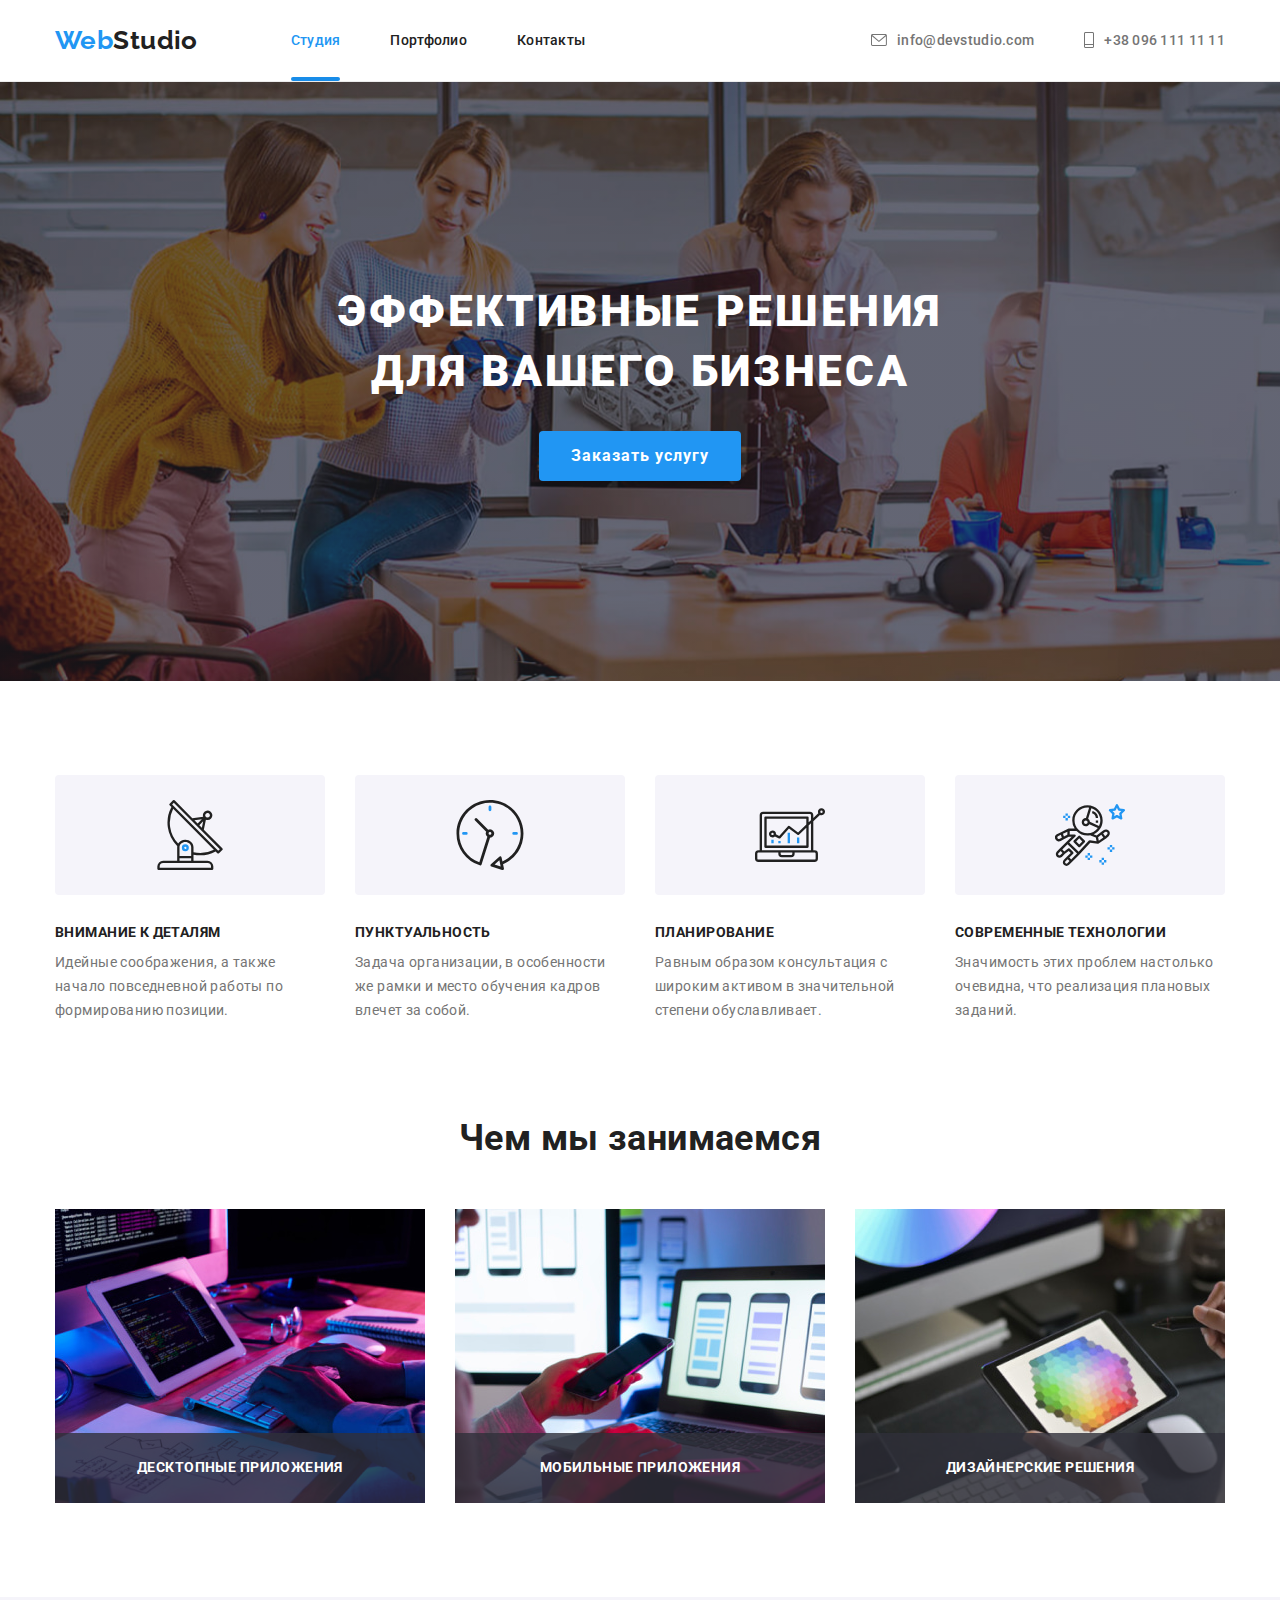
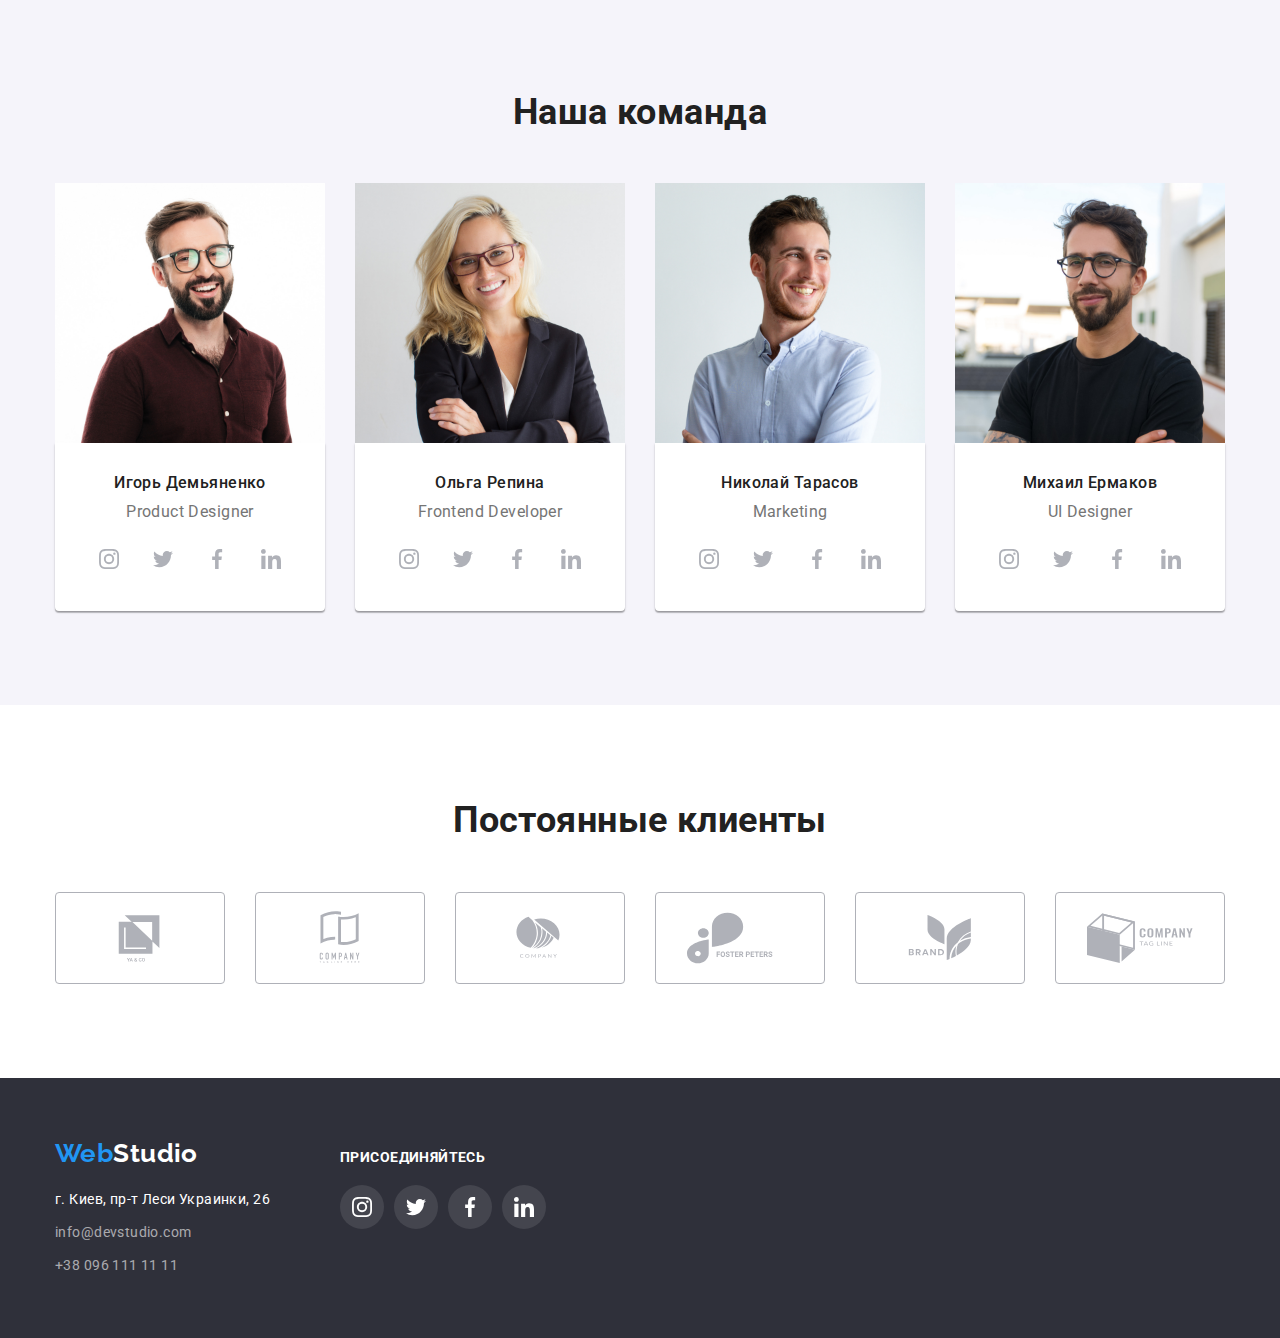
<file: index.html>
<!DOCTYPE html>
<html lang="ru">
  <head>
    <meta charset="UTF-8" />
    <meta http-equiv="X-UA-Compatible" content="IE=edge" />
    <meta name="viewport" content="width=device-width, initial-scale=1.0" />
    <title>Document</title>
    <link rel="preconnect" href="https://fonts.googleapis.com" />
    <link rel="preconnect" href="https://fonts.gstatic.com" crossorigin />
    <link
      rel="stylesheet"
      href="https://cdn.jsdelivr.net/npm/modern-normalize@1.1.0/modern-normalize.min.css"
    />
    <link
      href="https://fonts.googleapis.com/css2?family=Raleway:wght@700&family=Roboto:wght@400;500;700;900&display=swap"
      rel="stylesheet"
    />
    <link rel="stylesheet" href="./css/styles.css" />
  </head>

  <body>
    <header class="header">
      <div class="container header-container">
        <nav class="header-wrapper">
          <a href="./index.html" class="logo logo-header">
            <span class="logo-accent">Web</span>Studio
          </a>
          <ul class="site-nav list">
            <li class="nav-item"><a href="./index.html" class="link-current">Студия</a></li>
            <li class="nav-item"><a href="./portfolio.html" class="link">Портфолио</a></li>
            <li class="nav-item"><a href="" class="link">Контакты</a></li>
          </ul>
        </nav>
        <ul class="auth-nav list">
          <li class="nav-item">
            <a href="mailto:info@devstudio.com" class="link"
              ><svg class="nav-icon" width="16px" height="12px">
                <use href="./images/symbol-defs.svg#mail"></use></svg
              >info@devstudio.com</a
            >
          </li>

          <li class="nav-item">
            <a href="tel:+380961111111" class="link">
              <svg class="nav-icon" width="10px" height="16px">
                <use href="./images/symbol-defs.svg#fone"></use></svg
              >+38 096 111 11 11</a
            >
          </li>
        </ul>
      </div>
    </header>

    <main>
      <!-- hero -->
      <section class="hero">
        <div class="container">
          <h1 class="hero-title">Эффективные решения для вашего бизнеса</h1>
          <button data-modal-open type="button" class="button">Заказать услугу</button>
        </div>
      </section>
      <!-- about as -->

      <section class="section features-section">
        <div class="container">
          <h2 class="visually-hidden">Почему выбирают нас</h2>
          <ul class="features list">
            <li class="features-item">
              <div class="features-icon">
                <svg width="70px" height="70px">
                  <use href="./images/symbol-defs.svg#antenna"></use>
                </svg>
              </div>

              <h3 class="title">Внимание к деталям</h3>
              <p>
                Идейные соображения, а также начало повседневной работы по формированию позиции.
              </p>
            </li>
            <li class="features-item">
              <div class="features-icon">
                <svg width="70px" height="70px">
                  <use href="./images/symbol-defs.svg#clock"></use>
                </svg>
              </div>

              <h3 class="title">Пунктуальность</h3>
              <p>
                Задача организации, в особенности же рамки и место обучения кадров влечет за собой.
              </p>
            </li>
            <li class="features-item">
              <div class="features-icon">
                <svg width="70px" height="70px">
                  <use href="./images/symbol-defs.svg#diagram"></use>
                </svg>
              </div>

              <h3 class="title">Планирование</h3>
              <p>
                Равным образом консультация с широким активом в значительной степени обуславливает.
              </p>
            </li>
            <li class="features-item">
              <div class="features-icon">
                <svg width="70px" height="70px">
                  <use href="./images/symbol-defs.svg#astronaut"></use>
                </svg>
              </div>

              <h3 class="title">Современные технологии</h3>
              <p>Значимость этих проблем настолько очевидна, что реализация плановых заданий.</p>
            </li>
          </ul>
        </div>
      </section>

      <section class="section">
        <div class="container">
          <h2 class="section-title">Чем мы занимаемся</h2>
          <ul class="work list">
            <li class="work-item">
              <img
                src="./images/work_1.jpg"
                alt="программный код на стационарном компьютере"
                width="370"
                height="294"
              />
              <h3 class="work-title">Десктопные приложения</h3>
            </li>
            <li class="work-item">
              <img
                src="./images/work_2.jpg"
                alt="оформление приложения на ноутбуке и смартфоне"
                width="370"
                height="294"
              />
              <h3 class="work-title">Мобильные приложения</h3>
            </li>
            <li class="work-item">
              <img
                src="./images/work_3.jpg"
                alt="стилизация цвета на планшете"
                width="370"
                height="294"
              />
              <h3 class="work-title">Дизайнерские решения</h3>
            </li>
          </ul>
        </div>
      </section>

      <section class="section team">
        <div class="container">
          <h2 class="section-title">Наша команда</h2>

          <ul class="employees list">
            <li class="team-item">
              <img
                class="employees-item"
                src="./images/team_card_1.jpg"
                alt="сотрудник компании"
                width="270"
                height="260"
              />
              <div class="bck-card">
                <h3 class="title employees-title">Игорь Демьяненко</h3>
                <p class="employees-text">Product Designer</p>
                <ul class="list social_list">
                  <li class="social_network">
                    <a class="team-icon" href="instagram">
                      <svg width="20" height="20" class="social-icon">
                        <use href="./images/symbol-defs.svg#instagram"></use></svg
                    ></a>
                  </li>
                  <li class="social_network">
                    <a class="team-icon" href="twitter">
                      <svg width="20" height="20" class="social-icon">
                        <use href="./images/symbol-defs.svg#twitter"></use></svg
                    ></a>
                  </li>
                  <li class="social_network">
                    <a class="team-icon" href="facebook">
                      <svg width="20" height="20" class="social-icon">
                        <use href="./images/symbol-defs.svg#facebook"></use></svg
                    ></a>
                  </li>
                  <li class="social_network">
                    <a class="team-icon" href="linkedin">
                      <svg width="20" height="20" class="social-icon">
                        <use href="./images/symbol-defs.svg#linkedin"></use></svg
                    ></a>
                  </li>
                </ul>
              </div>
            </li>
            <li class="team-item">
              <img
                class="employees-item"
                src="./images/team_card_2.jpg"
                alt="сотрудник компании"
                width="270"
                height="260"
              />
              <div class="bck-card">
                <h3 class="title employees-title">Ольга Репина</h3>
                <p class="employees-text">Frontend Developer</p>
                <ul class="list social_list">
                  <li class="social_network">
                    <a class="team-icon" href="instagram">
                      <svg width="20" height="20" class="social-icon">
                        <use href="./images/symbol-defs.svg#instagram"></use></svg
                    ></a>
                  </li>
                  <li class="social_network">
                    <a class="team-icon" href="twitter">
                      <svg width="20" height="20" class="social-icon">
                        <use href="./images/symbol-defs.svg#twitter"></use></svg
                    ></a>
                  </li>
                  <li class="social_network">
                    <a class="team-icon" href="facebook">
                      <svg width="20" height="20" class="social-icon">
                        <use href="./images/symbol-defs.svg#facebook"></use></svg
                    ></a>
                  </li>
                  <li class="social_network">
                    <a class="team-icon" href="linkedin">
                      <svg width="20" height="20" class="social-icon">
                        <use href="./images/symbol-defs.svg#linkedin"></use></svg
                    ></a>
                  </li>
                </ul>
              </div>
            </li>
            <li class="team-item">
              <img
                class="employees-item"
                src="./images/team_card_3.jpg"
                alt="сотрудник компании"
                width="270"
                height="260"
              />
              <div class="bck-card">
                <h3 class="title employees-title">Николай Тарасов</h3>
                <p class="employees-text">Marketing</p>
                <ul class="list social_list">
                  <li class="social_network">
                    <a class="team-icon" href="instagram">
                      <svg width="20" height="20" class="social-icon">
                        <use href="./images/symbol-defs.svg#instagram"></use></svg
                    ></a>
                  </li>
                  <li class="social_network">
                    <a class="team-icon" href="twitter">
                      <svg width="20" height="20" class="social-icon">
                        <use href="./images/symbol-defs.svg#twitter"></use></svg
                    ></a>
                  </li>
                  <li class="social_network">
                    <a class="team-icon" href="facebook">
                      <svg width="20" height="20" class="social-icon">
                        <use href="./images/symbol-defs.svg#facebook"></use></svg
                    ></a>
                  </li>
                  <li class="social_network">
                    <a class="team-icon" href="linkedin">
                      <svg width="20" height="20" class="social-icon">
                        <use href="./images/symbol-defs.svg#linkedin"></use></svg
                    ></a>
                  </li>
                </ul>
              </div>
            </li>
            <li class="team-item">
              <img
                class="employees-item"
                src="./images/team_card_4.jpg"
                alt="сотрудник компании"
                width="270"
                height="260"
              />
              <div class="bck-card">
                <h3 class="title employees-title">Михаил Ермаков</h3>
                <p class="employees-text">UI Designer</p>
                <ul class="list social_list">
                  <li class="social_network">
                    <a class="team-icon" href="instagram">
                      <svg width="20" height="20" class="social-icon">
                        <use href="./images/symbol-defs.svg#instagram"></use></svg
                    ></a>
                  </li>
                  <li class="social_network">
                    <a class="team-icon" href="twitter">
                      <svg width="20" height="20" class="social-icon">
                        <use href="./images/symbol-defs.svg#twitter"></use></svg
                    ></a>
                  </li>
                  <li class="social_network">
                    <a class="team-icon" href="facebook">
                      <svg width="20" height="20" class="social-icon">
                        <use href="./images/symbol-defs.svg#facebook"></use></svg
                    ></a>
                  </li>
                  <li class="social_network">
                    <a class="team-icon" href="linkedin">
                      <svg width="20" height="20" class="social-icon">
                        <use href="./images/symbol-defs.svg#linkedin"></use></svg
                    ></a>
                  </li>
                </ul>
              </div>
            </li>
          </ul>
        </div>
      </section>

      <section class="section">
        <div class="container">
          <h2 class="section-title">Постоянные клиенты</h2>
          <ul class="clients-list list">
            <li class="clients">
              <a class="clients-page" href="">
                <svg width="106" height="60">
                  <use href="./images/symbol-defs.svg#client_1"></use></svg
              ></a>
            </li>
            <li class="clients">
              <a class="clients-page" href="">
                <svg width="106" height="60">
                  <use href="./images/symbol-defs.svg#client_2"></use></svg
              ></a>
            </li>
            <li class="clients">
              <a class="clients-page" href="">
                <svg width="106" height="60">
                  <use href="./images/symbol-defs.svg#client_3"></use></svg
              ></a>
            </li>
            <li class="clients">
              <a class="clients-page" href="">
                <svg width="106" height="60">
                  <use href="./images/symbol-defs.svg#client_4"></use></svg
              ></a>
            </li>
            <li class="clients">
              <a class="clients-page" href="">
                <svg width="106" height="60">
                  <use href="./images/symbol-defs.svg#client_5"></use></svg
              ></a>
            </li>
            <li class="clients">
              <a class="clients-page" href="">
                <svg width="106" height="60">
                  <use href="./images/symbol-defs.svg#client_6"></use></svg
              ></a>
            </li>
          </ul>
        </div>
      </section>
    </main>

    <footer class="footer">
      <div class="container footer-container">
        <div class="contact">
          <a href="./index.html" class="logo logo-footer">
            <span class="logo-accent">Web</span>Studio
          </a>
          <address>
            <ul class="list">
              <li class="footer-list">
                <a
                  target="_blank"
                  rel="noopener noreferrer"
                  href="https://www.google.com/maps/place/%D0%B1%D1%83%D0%BB.+%D0%9B%D0%B5%D1%81%D0%B8+%D0%A3%D0%BA%D1%80%D0%B0%D0%B8%D0%BD%D0%BA%D0%B8,+26,+%D0%9A%D0%B8%D0%B5%D0%B2,+02000/@50.4265807,30.5361971,17z/data=!3m1!4b1!4m5!3m4!1s0x40d4cf0e033ecbe9:0x57a4dffefec77da0!8m2!3d50.4265807!4d30.5383858"
                  class="map"
                  >г. Киев, пр-т Леси Украинки, 26</a
                >
              </li>
              <li class="footer-list">
                <a href="mailto:info@devstudio.com" class="auth">info@devstudio.com</a>
              </li>
              <li class="footer-list">
                <a href="tel:+380961111111" class="auth">+38 096 111 11 11</a>
              </li>
            </ul>
          </address>
        </div>

        <div>
          <p class="join">присоединяйтесь</p>
          <ul class="list social_list">
            <li class="social_network">
              <a class="footer-icon" href=""
                ><svg width="20" height="20" class="social-icon">
                  <use href="./images/symbol-defs.svg#instagram"></use></svg
              ></a>
            </li>
            <li class="social_network">
              <a class="footer-icon" href=""
                ><svg width="20" height="20" class="social-icon">
                  <use href="./images/symbol-defs.svg#twitter"></use></svg
              ></a>
            </li>
            <li class="social_network">
              <a class="footer-icon" href=""
                ><svg width="20" height="20" class="social-icon">
                  <use href="./images/symbol-defs.svg#facebook"></use></svg
              ></a>
            </li>
            <li class="social_network">
              <a class="footer-icon" href=""
                ><svg width="20" height="20" class="social-icon">
                  <use href="./images/symbol-defs.svg#linkedin"></use></svg
              ></a>
            </li>
          </ul>
        </div>
      </div>
    </footer>

    <div class="backdrop is-hidden" data-modal>
      <div class="modal">
        <button data-modal-close class="close">
          <svg width="30" height="30" class="close-svg">
            <use href="./images/symbol-defs.svg#close"></use>
          </svg>
        </button>
      </div>
    </div>
    <script src="./js/modal.js"></script>
  </body>
</html>
</file>
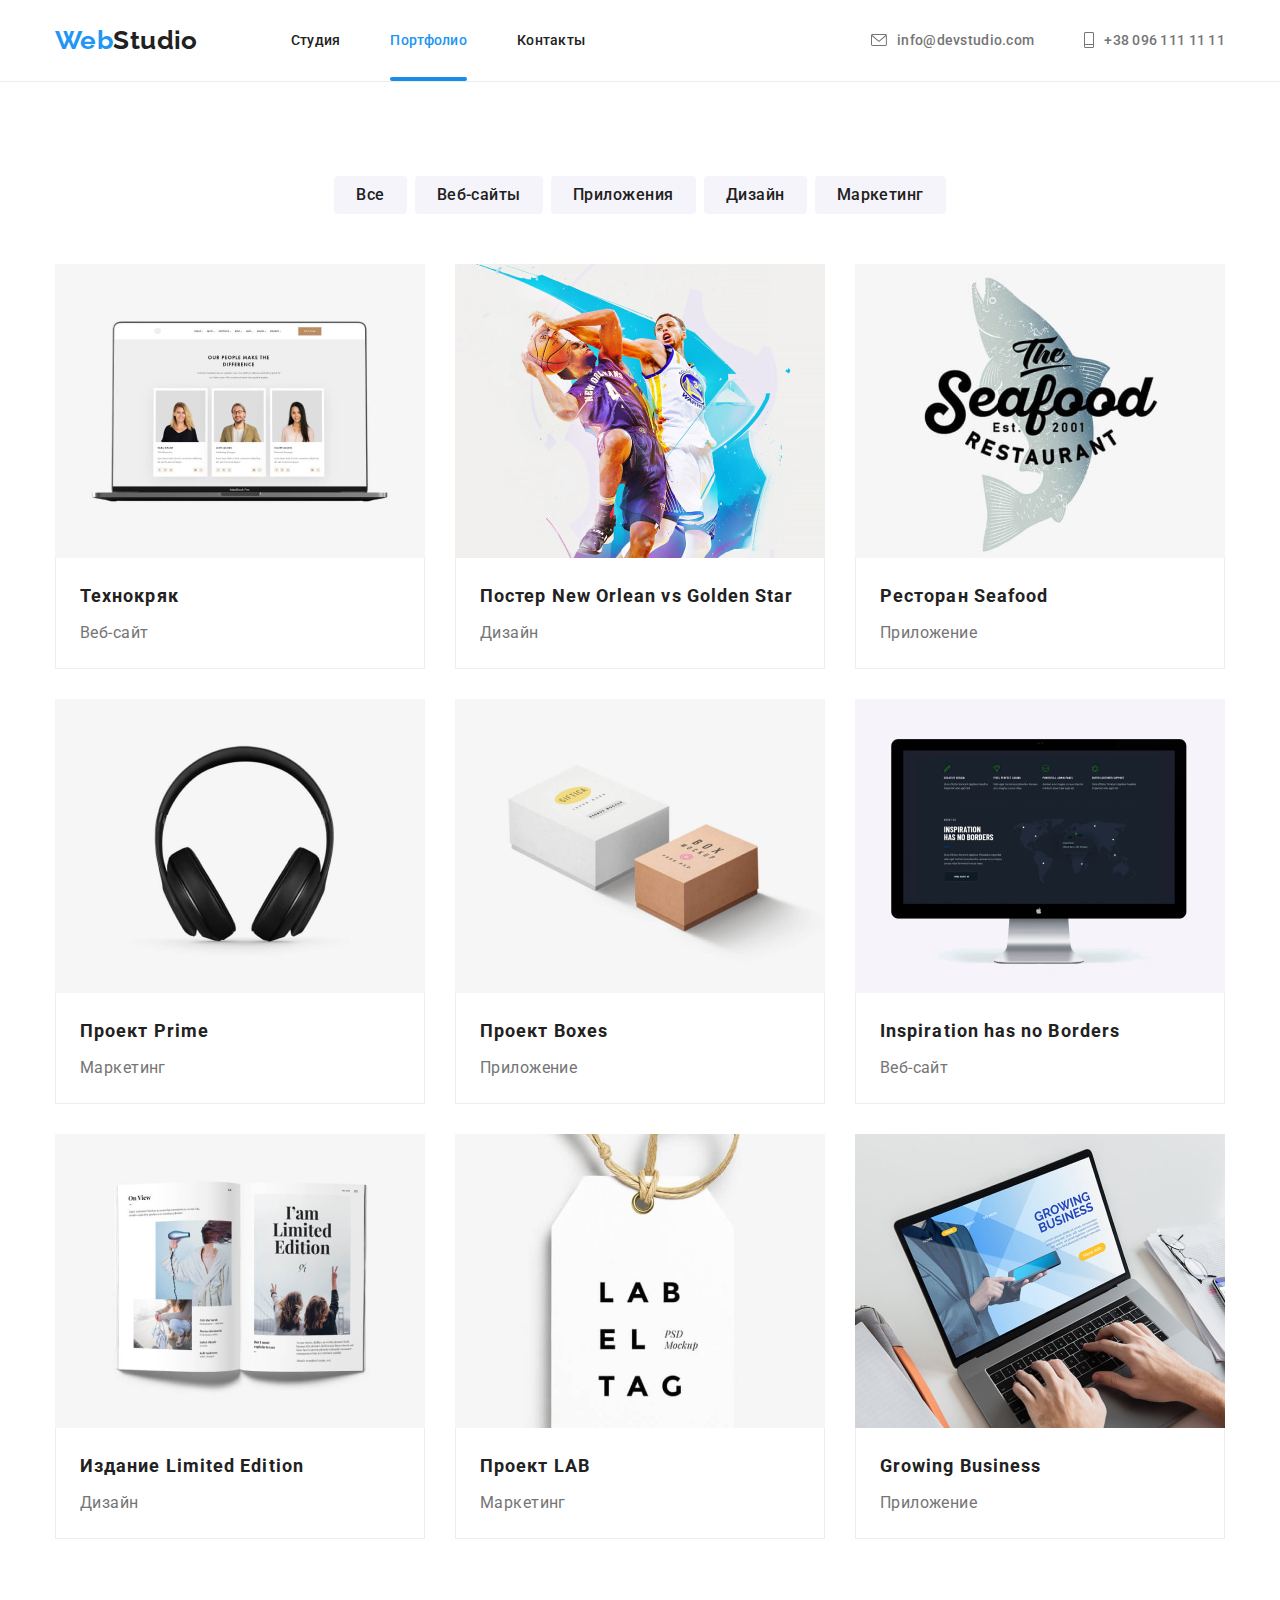
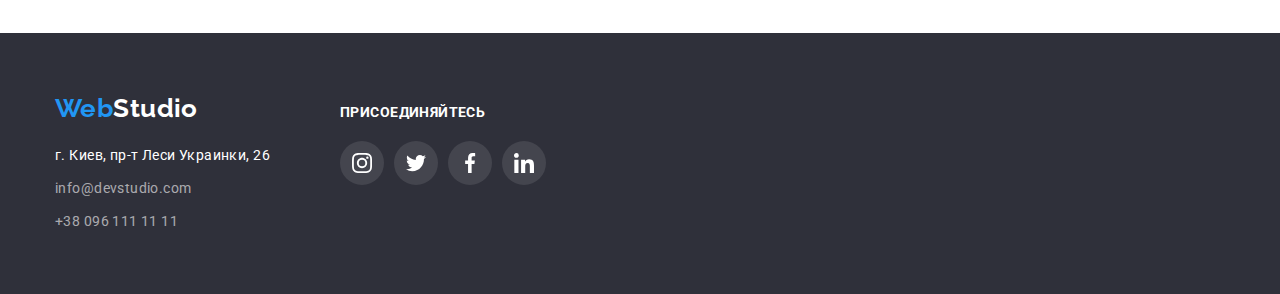
<file: portfolio.html>
<!DOCTYPE html>
<html lang="ru">
  <head>
    <meta charset="UTF-8" />
    <meta http-equiv="X-UA-Compatible" content="IE=edge" />
    <meta name="viewport" content="width=device-width, initial-scale=1.0" />
    <title>Document</title>
    <link rel="preconnect" href="https://fonts.googleapis.com" />
    <link rel="preconnect" href="https://fonts.gstatic.com" crossorigin />
    <link
      rel="stylesheet"
      href="https://cdn.jsdelivr.net/npm/modern-normalize@1.1.0/modern-normalize.min.css"
    />
    <link
      href="https://fonts.googleapis.com/css2?family=Raleway:wght@700&family=Roboto:wght@400;500;700;900&display=swap"
      rel="stylesheet"
    />
    <link rel="stylesheet" href="./css/styles.css" />
  </head>
  <body>
    <header class="header">
      <div class="container header-container">
        <nav class="header-wrapper">
          <a href="./index.html" class="logo logo-header">
            <span class="logo-accent">Web</span>Studio
          </a>
          <ul class="site-nav list">
            <li class="nav-item"><a href="./index.html" class="link">Студия</a></li>
            <li class="nav-item"><a href="./portfolio.html" class="link-current">Портфолио</a></li>
            <li class="nav-item"><a href="" class="link">Контакты</a></li>
          </ul>
        </nav>
        <ul class="auth-nav list">
          <li class="nav-item">
            <a href="mailto:info@devstudio.com" class="link"
              ><svg class="nav-icon" width="16px" height="12px">
                <use href="./images/symbol-defs.svg#mail"></use></svg
              >info@devstudio.com</a
            >
          </li>

          <li class="nav-item">
            <a href="tel:+380961111111" class="link">
              <svg class="nav-icon" width="10px" height="16px">
                <use href="./images/symbol-defs.svg#fone"></use></svg
              >+38 096 111 11 11</a
            >
          </li>
        </ul>
      </div>
    </header>
    <main>
      <!-- Портфолио -->

      <section class="section portfolio">
        <div class="container">
          <h1 class="visually-hidden">Портфолио</h1>
          <ul class="portfolio-button list">
            <li class="button-item">
              <button type="button" class="button">Все</button>
            </li>
            <li class="button-item">
              <button type="button" class="button">Веб-сайты</button>
            </li>
            <li class="button-item">
              <button type="button" class="button">Приложения</button>
            </li>
            <li class="button-item">
              <button type="button" class="button">Дизайн</button>
            </li>
            <li class="button-item">
              <button type="button" class="button">Маркетинг</button>
            </li>
          </ul>
          <ul class="portfolio-project list">
            <li class="portfolio-item">
              <a href="" class="portfolio-link">
                <div class="card-thumb">
                  <img
                    class="img-portfolio"
                    src="./images/portfolioimg/portfolio-1.jpg"
                    alt="сайт на ноутбуке"
                    width="370"
                    height="294"
                  />
                  <p class="services">
                    Ресурс предлагает комплексные предложения с разным уровнем функционала и
                    сервисов. Все это позволит посетителю получить исчерпывающие сведения о компании
                    или частном лице.
                  </p>
                </div>
                <div class="portfolio-text">
                  <h3 class="title portfolio-title">Технокряк</h3>
                  <p class="text">Веб-сайт</p>
                </div></a
              >
            </li>
            <li class="portfolio-item">
              <a href="" class="portfolio-link">
                <div class="card-thumb">
                  <img
                    class="img-portfolio"
                    src="./images/portfolioimg/portfolio-2.jpg"
                    alt="два баскетболиста"
                    width="370"
                    height="294"
                  />
                  <p class="services">
                    Ресурс предлагает комплексные предложения с разным уровнем функционала и
                    сервисов. Все это позволит посетителю получить исчерпывающие сведения о компании
                    или частном лице.
                  </p>
                </div>

                <div class="portfolio-text">
                  <h3 class="title portfolio-title">Постер New Orlean vs Golden Star</h3>
                  <p class="text">Дизайн</p>
                </div></a
              >
            </li>
            <li class="portfolio-item">
              <a href="" class="portfolio-link">
                <div class="card-thumb">
                  <img
                    class="img-portfolio"
                    src="./images/portfolioimg/portfolio-3.jpg"
                    alt="лого ресторана"
                    width="370"
                    height="294"
                  />
                  <p class="services">
                    Ресурс предлагает комплексные предложения с разным уровнем функционала и
                    сервисов. Все это позволит посетителю получить исчерпывающие сведения о компании
                    или частном лице.
                  </p>
                </div>

                <div class="portfolio-text">
                  <h3 class="title portfolio-title">Ресторан Seafood</h3>
                  <p class="text">Приложение</p>
                </div></a
              >
            </li>
            <li class="portfolio-item">
              <a href="" class="portfolio-link">
                <div class="card-thumb">
                  <img
                    class="img-portfolio"
                    src="./images/portfolioimg/portfolio-4.jpg"
                    alt="наушники"
                    width="370"
                    height="294"
                  />
                  <p class="services">
                    Ресурс предлагает комплексные предложения с разным уровнем функционала и
                    сервисов. Все это позволит посетителю получить исчерпывающие сведения о компании
                    или частном лице.
                  </p>
                </div>

                <div class="portfolio-text">
                  <h3 class="title portfolio-title">Проект Prime</h3>
                  <p class="text">Маркетинг</p>
                </div></a
              >
            </li>
            <li class="portfolio-item">
              <a href="" class="portfolio-link">
                <div class="card-thumb">
                  <img
                    class="img-portfolio"
                    src="./images/portfolioimg/portfolio-5.jpg"
                    alt="две коробки"
                    width="370"
                    height="294"
                  />
                  <p class="services">
                    Ресурс предлагает комплексные предложения с разным уровнем функционала и
                    сервисов. Все это позволит посетителю получить исчерпывающие сведения о компании
                    или частном лице.
                  </p>
                </div>

                <div class="portfolio-text">
                  <h3 class="title portfolio-title">Проект Boxes</h3>
                  <p class="text">Приложение</p>
                </div></a
              >
            </li>
            <li class="portfolio-item">
              <a href="" class="portfolio-link">
                <div class="card-thumb">
                  <img
                    class="img-portfolio"
                    src="./images/portfolioimg/portfolio-6.jpg"
                    alt="сайт на компьютера"
                    width="370"
                    height="294"
                  />
                  <p class="services">
                    Ресурс предлагает комплексные предложения с разным уровнем функционала и
                    сервисов. Все это позволит посетителю получить исчерпывающие сведения о компании
                    или частном лице.
                  </p>
                </div>

                <div class="portfolio-text">
                  <h3 class="title portfolio-title">Inspiration has no Borders</h3>
                  <p class="text">Веб-сайт</p>
                </div></a
              >
            </li>
            <li class="portfolio-item">
              <a href="" class="portfolio-link">
                <div class="card-thumb">
                  <img
                    class="img-portfolio"
                    src="./images/portfolioimg/portfolio-7.jpg"
                    alt="журнал"
                    width="370"
                    height="294"
                  />
                  <p class="services">
                    Ресурс предлагает комплексные предложения с разным уровнем функционала и
                    сервисов. Все это позволит посетителю получить исчерпывающие сведения о компании
                    или частном лице.
                  </p>
                </div>

                <div class="portfolio-text">
                  <h3 class="title portfolio-title">Издание Limited Edition</h3>
                  <p class="text">Дизайн</p>
                </div></a
              >
            </li>
            <li class="portfolio-item">
              <a href="" class="portfolio-link">
                <div class="card-thumb">
                  <img
                    class="img-portfolio"
                    src="./images/portfolioimg/portfolio-8.jpg"
                    alt="лейба"
                    width="370"
                    height="294"
                  />
                  <p class="services">
                    Ресурс предлагает комплексные предложения с разным уровнем функционала и
                    сервисов. Все это позволит посетителю получить исчерпывающие сведения о компании
                    или частном лице.
                  </p>
                </div>

                <div class="portfolio-text">
                  <h3 class="title portfolio-title">Проект LAB</h3>
                  <p class="text">Маркетинг</p>
                </div></a
              >
            </li>
            <li class="portfolio-item">
              <a href="" class="portfolio-link">
                <div class="card-thumb">
                  <img
                    class="img-portfolio"
                    src="./images/portfolioimg/portfolio-9.jpg"
                    alt="приложение на ноутбуке"
                    width="370"
                    height="294"
                  />
                  <p class="services">
                    Ресурс предлагает комплексные предложения с разным уровнем функционала и
                    сервисов. Все это позволит посетителю получить исчерпывающие сведения о компании
                    или частном лице.
                  </p>
                </div>

                <div class="portfolio-text">
                  <h3 class="title portfolio-title">Growing Business</h3>
                  <p class="text">Приложение</p>
                </div></a
              >
            </li>
          </ul>
        </div>
      </section>
    </main>
    <footer class="footer">
      <div class="container footer-container">
        <div class="contact">
          <a href="./index.html" class="logo logo-footer">
            <span class="logo-accent">Web</span>Studio
          </a>
          <address>
            <ul class="list">
              <li class="footer-list">
                <a
                  target="_blank"
                  rel="noopener noreferrer"
                  href="https://www.google.com/maps/place/%D0%B1%D1%83%D0%BB.+%D0%9B%D0%B5%D1%81%D0%B8+%D0%A3%D0%BA%D1%80%D0%B0%D0%B8%D0%BD%D0%BA%D0%B8,+26,+%D0%9A%D0%B8%D0%B5%D0%B2,+02000/@50.4265807,30.5361971,17z/data=!3m1!4b1!4m5!3m4!1s0x40d4cf0e033ecbe9:0x57a4dffefec77da0!8m2!3d50.4265807!4d30.5383858"
                  class="map"
                  >г. Киев, пр-т Леси Украинки, 26</a
                >
              </li>
              <li class="footer-list">
                <a href="mailto:info@devstudio.com" class="auth">info@devstudio.com</a>
              </li>
              <li class="footer-list">
                <a href="tel:+380961111111" class="auth">+38 096 111 11 11</a>
              </li>
            </ul>
          </address>
        </div>

        <div>
          <p class="join">присоединяйтесь</p>
          <ul class="list social_list">
            <li class="social_network">
              <a class="footer-icon" href=""
                ><svg width="20" height="20" class="social-icon">
                  <use href="./images/symbol-defs.svg#instagram"></use></svg
              ></a>
            </li>
            <li class="social_network">
              <a class="footer-icon" href=""
                ><svg width="20" height="20" class="social-icon">
                  <use href="./images/symbol-defs.svg#twitter"></use></svg
              ></a>
            </li>
            <li class="social_network">
              <a class="footer-icon" href=""
                ><svg width="20" height="20" class="social-icon">
                  <use href="./images/symbol-defs.svg#facebook"></use></svg
              ></a>
            </li>
            <li class="social_network">
              <a class="footer-icon" href=""
                ><svg width="20" height="20" class="social-icon">
                  <use href="./images/symbol-defs.svg#linkedin"></use></svg
              ></a>
            </li>
          </ul>
        </div>
      </div>
    </footer>
  </body>
</html>
</file>
<file: css/styles.css>
:root {
  --primary-text-color: #757575;
  --title-text-color: #212121;
  --accent-color: #2196f3;
  --white-color: #ffffff;
  --primary-bg-color: #ffffff;
  --secondary-bg-color: #2f303a;
  --button-bg-color: #f5f4fa;
  --social-icon: #afb1b8;
}
body {
  background-color: var(--primary-bg-color);
  color: var(--primary-text-color);

  font-family: Roboto, sans-serif;
  letter-spacing: 0.03em;
  font-size: 14px;
  line-height: 1.71;
}

h1,
h2,
h3,
h4,
h5,
h5,
p,
ul {
  margin-bottom: 0;
  margin-top: 0;
}

.container {
  margin-left: auto;
  margin-right: auto;
  width: 1200px;
  padding-left: 15px;
  padding-right: 15px;
}

.section {
  padding-bottom: 94px;
  padding-top: 94px;
}

.list {
  padding-left: 0;
  margin-top: 0;
  margin-bottom: 0;
  list-style: none;
}

.visually-hidden {
  position: absolute;
  white-space: nowrap;
  width: 1px;
  height: 1px;
  overflow: hidden;
  border: 0;
  padding: 0;
  clip: rect(0 0 0 0);
  clip-path: inset(50%);
  margin: -1px;
}

/* header */

.header {
  border-bottom: 1px solid #ececec;
}

.header-container {
  display: flex;
  align-items: center;
}

.auth-nav {
  display: flex;
  margin-left: auto;
}

.site-nav {
  display: flex;
  align-items: center;
}

.nav-item .link {
  display: flex;
  align-items: center;
}

.nav-item:not(:last-child) {
  margin-right: 50px;
}

.nav-icon {
  margin-right: 10px;
  fill: #757575;
  fill: currentColor;
}

.header-wrapper {
  display: flex;
  align-items: center;
}

.logo {
  color: var(--title-text-color);

  font-family: Raleway, sans-serif;
  font-weight: 700;
  font-size: 26px;
  line-height: 1.19;

  text-decoration: none;
}

.logo-header {
  margin-right: 93px;
}

.logo-accent {
  color: var(--accent-color);
}

/* site nav */
.site-nav .link {
  display: block;
  padding-top: 32px;
  padding-bottom: 32px;

  color: var(--title-text-color);

  font-weight: 500;
  font-size: 14px;
  line-height: 1.2;
  letter-spacing: 0.02em;

  text-decoration: none;

  transition-duration: 250ms;
  transition-timing-function: cubic-bezier(0.4, 0, 0.2, 1);
  transition-property: color;
  
}

.site-nav .link:hover,
.site-nav .link:focus {
  color: var(--accent-color);
  
}

.link-current {
  position: relative;
  display: block;
  padding-top: 32px;
  padding-bottom: 32px;

  color: var(--accent-color);

  font-weight: 500;
  font-size: 14px;
  line-height: 1.2;
  letter-spacing: 0.02em;

  text-decoration: none;
}

.link-current::after {
  content: '';

  display: block;

  width: 100%;
  height: 4px;
  border-radius: 2px;
  background-color: #188ce8;

  position: absolute;
  bottom: 0;
}

/* auth-nav */
.auth-nav .link {
  color: #757575;

  font-weight: 500;
  font-size: 14px;
  line-height: 1.2;
  letter-spacing: 0.02em;

  text-decoration: none;

  transition-duration: 250ms;
  transition-timing-function: cubic-bezier(0.4, 0, 0.2, 1);
  transition-property: color;
}

.auth-nav .link:hover,
.auth-nav .link:focus {
  color: var(--accent-color);
}

/* hero */
.hero {
  display: flex;
  background-color: var(--secondary-bg-color);
  text-align: center;
  padding-top: 200px;
  padding-bottom: 200px;
  max-width: 1600px;
  margin-left: auto;
  margin-right: auto;

  background-image: linear-gradient(rgba(47, 48, 58, 0.4), rgba(47, 48, 58, 0.4)),
    url(..//images/Hero/hero.jpg);
  background-repeat: no-repeat;
  background-position: center;
  background-size: 1600px 600px;
}

.hero-title {
  width: 696px;
  margin: 0px auto;
  margin-bottom: 30px;

  color: var(--white-color);

  font-weight: 900;
  font-size: 44px;
  line-height: 1.36;
  text-align: center;
  letter-spacing: 0.06em;
  text-transform: uppercase;
}

.hero .button {
  display: inline-block;
  border-radius: 4px;
  padding: 10px 32px;
  box-shadow: 0px 4px 4px rgba(0, 0, 0, 0.15);
  min-width: 200px;
  border: none;

  background-color: var(--accent-color);
  color: var(--white-color);
  cursor: pointer;

  font-weight: 700;
  font-size: 16px;
  line-height: 1.87;
  letter-spacing: 0.06em;
  text-align: center;

  transition-duration: 250ms;
  transition-timing-function: cubic-bezier(0.4, 0, 0.2, 1);
  transition-property: background-color;
}

.hero .button:hover,
.hero .button:focus {
  background-color: #188ce8;
}

/* section */

.title {
  margin-bottom: 10px;
}
.section-title {
  margin-bottom: 50px;

  color: var(--title-text-color);

  font-weight: 700;
  font-size: 36px;
  line-height: 1.17;
  text-align: center;
}

/* features */

.features-icon {
  display: flex;
  width: 270px;
  height: 120px;
  background: #f5f4fa;
  border-radius: 4px;
  margin-bottom: 30px;

  justify-content: center;
  align-items: center;
}

.features-section {
  padding-bottom: 0px;
}
.features {
  display: flex;
}

.features-item {
  width: calc((100% -90px) / 4);
  margin-right: 30px;
}

.features-item:last-child {
  margin-right: 0px;
}

.features .title {
  color: var(--title-text-color);

  font-weight: 700;
  font-size: 14px;
  line-height: 1.14;
  text-transform: uppercase;
}

/* work */

.work {
  display: flex;
}

.work-item {
  position: relative;
  width: calc((100% - 60px) / 3);
  margin-right: 30px;
}

.work-item:last-child {
  margin-right: 0px;
}

.work-title {
  position: absolute;
  bottom: 0px;

  width: 100%;
  height: 70px;
  background: rgba(47, 48, 58, 0.8);

  font-size: 14px;
  line-height: 1.14;
  text-align: center;
  letter-spacing: 0.03em;
  text-transform: uppercase;
  padding: 27px;

  color: var(--white-color);
}

/* team */

.team {
  background-color: #f5f4fa;
}

.employees {
  display: flex;
  text-align: center;
}

.team-item {
  width: calc((100% - 90px) / 4);
  margin-right: 30px;
}

.team-item:last-child {
  margin-right: 0px;
}

.employees-item {
  display: block;
}

.bck-card {
  background-color: var(--white-color);
  border-radius: 0px 0px 4px 4px;
  padding-bottom: 30px;
  padding-top: 30px;
  box-shadow: 0px 1px 3px rgba(0, 0, 0, 0.12), 0px 1px 1px rgba(0, 0, 0, 0.14),
    0px 2px 1px rgba(0, 0, 0, 0.2);
}

.employees-title {
  color: var(--title-text-color);

  font-weight: 500;
  font-size: 16px;
  line-height: 1.19;
  text-align: center;
}

.employees-text {
  font-size: 16px;
  line-height: 1.19;
  text-align: center;
  margin-bottom: 16px;
}

.social_list {
  display: flex;
  justify-content: center;
}

.social_network:not(:last-child) {
  margin-right: 10px;

  /* transition-duration: 250ms;
  transition-timing-function: cubic-bezier(0.4, 0, 0.2, 1); */
}

.team-icon {
  fill: var(--social-icon);
  display: flex;

  align-items: center;
  justify-content: center;

  width: 44px;
  height: 44px;
  border-radius: 50%;

  transition-duration: 250ms;
  transition-timing-function: cubic-bezier(0.4, 0, 0.2, 1);
  transition-property: fill, background-color;
}

.team-icon:focus,
.team-icon:hover {
  fill: var(--white-color);
  background-color: var(--accent-color);
}

/* clients */

.clients-list {
  display: flex;
}

.clients:not(:last-child) {
  margin-right: 30px;
}

.clients-page {
  fill: var(--social-icon);
  display: flex;

  align-items: center;
  justify-content: center;

  width: 170px;
  height: 92px;
  border: 1px solid var(--social-icon);
  border-radius: 4px;

  transition-duration: 250ms;
  transition-timing-function: cubic-bezier(0.4, 0, 0.2, 1);
  transition-property: border, fill;
}
.clients-page:hover,
.clients-page:focus {
  border: 1px solid var(--accent-color);
  fill: var(--accent-color);
}

footer {
  background-color: var(--secondary-bg-color);
}

.footer-container {
  display: flex;
  align-items: baseline;
}

.contact {
  margin-right: 70px;
}

.footer {
  padding-top: 60px;
  padding-bottom: 60px;
}

.logo-footer {
  display: inline-block;
  margin-bottom: 20px;

  color: var(--white-color);
}

.footer-list:not(:last-child) {
  margin-bottom: 9px;
}

.footer .map {
  color: var(--white-color);
  font-style: normal;

  text-decoration: none;
}
.footer .auth {
  color: rgba(255, 255, 255, 0.6);

  font-style: normal;

  text-decoration: none;
}

.join {
  font-weight: 700;
  font-size: 14px;
  line-height: 1.14;
  letter-spacing: 0.03em;
  text-transform: uppercase;

  color: var(--white-color);

  margin-bottom: 20px;
}

.footer-icon {
  fill: var(--white-color);
  display: flex;

  align-items: center;
  justify-content: center;

  width: 44px;
  height: 44px;
  border-radius: 50%;
  background-color: rgba(255, 255, 255, 0.1);

  transition-duration: 250ms;
  transition-timing-function: cubic-bezier(0.4, 0, 0.2, 1);
  transition-property: background-color;
}

.footer-icon:hover,
.footer-icon:focus {
  background-color: var(--accent-color);
}

/* Portfolio */

.portfolio-button .button {
  border: none;
  padding: 6px 22px;

  background-color: var(--button-bg-color);
  color: var(--title-text-color);
  cursor: pointer;

  font-weight: 500;
  font-size: 16px;
  line-height: 1.62;
  border-radius: 4px;
  letter-spacing: 0.03em;

  transition-duration: 250ms;
  transition-timing-function: cubic-bezier(0.4, 0, 0.2, 1);
  transition-property: color,background-color,box-shadow;
}
.portfolio-button .button:hover,
.portfolio-button .button:focus {
  background-color: var(--accent-color);
  color: var(--white-color);
  box-shadow: 0px 3px 1px rgba(0, 0, 0, 0.1), 0px 1px 2px rgba(0, 0, 0, 0.08),
    0px 2px 2px rgba(0, 0, 0, 0.12);
}

.portfolio-button {
  display: flex;
  justify-content: center;
}

.button-item:not(:last-child) {
  margin-right: 8px;
}

.portfolio-button.list {
  margin-bottom: 50px;
}

.portfolio-project {
  display: flex;
  flex-wrap: wrap;
}

.portfolio-item {
  width: calc((100% - 60px) / 3);
  margin-right: 30px;
  margin-bottom: 30px;
}

.portfolio-item:nth-child(3n) {
  margin-right: 0px;
}

.portfolio-item:nth-last-child(-n + 3) {
  margin-bottom: 0px;
}

img {
  display: block;
}

.card-thumb {
  position: relative;
  overflow: hidden;
}

.services {
  position: absolute;

  width: 100%;
  height: 100%;

  font-size: 18px;
  line-height: 1.56;
  letter-spacing: 0.03em;
  padding: 63px 24px;
  color: var(--white-color);
  background-color: rgba(33, 150, 243, 0.9);
  transition: transform 250ms cubic-bezier(0.4, 0, 0.2, 1);
  transition-property: transform;
}

.portfolio-link:hover .services,
.portfolio-link:focus .services {
  transform: translateY(-100%);
}

.portfolio-title {
  margin-bottom: 4px;
}

.portfolio-text {
  border: 1px solid #eeeeee;
  border-top: none;
  padding-top: 20px;
  padding-bottom: 20px;
  padding-left: 24px;
  padding-right: 24px;
}

.portfolio-project .title {
  color: var(--title-text-color);

  font-weight: 700;
  font-size: 18px;
  line-height: 2;
  letter-spacing: 0.06em;
}

.portfolio-project .text {
  color: var(--primary-text-color);

  font-style: normal;
  font-size: 16px;
  line-height: 1.88;
}

.portfolio-link {
  text-decoration: none;
  display: block;
  transition-duration: 250ms;
  transition-timing-function: cubic-bezier(0.4, 0, 0.2, 1); 
  transition-property: box-shadow;
}

.portfolio-link:hover,
.portfolio-link:focus {
  box-shadow: 0px 1px 1px rgba(0, 0, 0, 0.12), 0px 4px 4px rgba(0, 0, 0, 0.06),
    1px 4px 6px rgba(0, 0, 0, 0.16);
}

.backdrop {
  position: fixed;
  top: 0;
  left: 0;
  height: 100%;
  width: 100%;

  background: rgba(0, 0, 0, 0.2);

    transition-duration: 250ms;
    transition-timing-function: cubic-bezier(0.4, 0, 0.2, 1);
    transform: scale(1); 
    transition-property: transform, opacity;

}

.backdrop.is-hidden {
  opacity: 0;
  pointer-events: none;
  transform: scale(0.8);
  
}

.modal {
  width: 528px;
  height: 581px;
  background-color: var(--white-color);
  box-shadow: 0px 1px 3px rgba(0, 0, 0, 0.12), 0px 1px 1px rgba(0, 0, 0, 0.14),
    0px 2px 1px rgba(0, 0, 0, 0.2);
  border-radius: 4px;
  position: absolute;
  top: 50%;
  left: 50%;
  transform: translate(-50%, -50%);

}

.close {
  display: flex;
  position: absolute;
  right: 8px;
  top: 8px;

  align-items: center;
  justify-content: center;

  color: #000000;
  background-color: var(--white-color);
  border: 1px solid rgba(0, 0, 0, 0.1);
  box-sizing: border-box;
  border-radius: 50%;
  padding: 0;

  transition-duration: 250ms;
  transition-timing-function: cubic-bezier(0.4, 0, 0.2, 1);
  transition-property: fill,border;
}

.close:hover,
.close:focus {
  fill: var(--accent-color);
}
</file>
